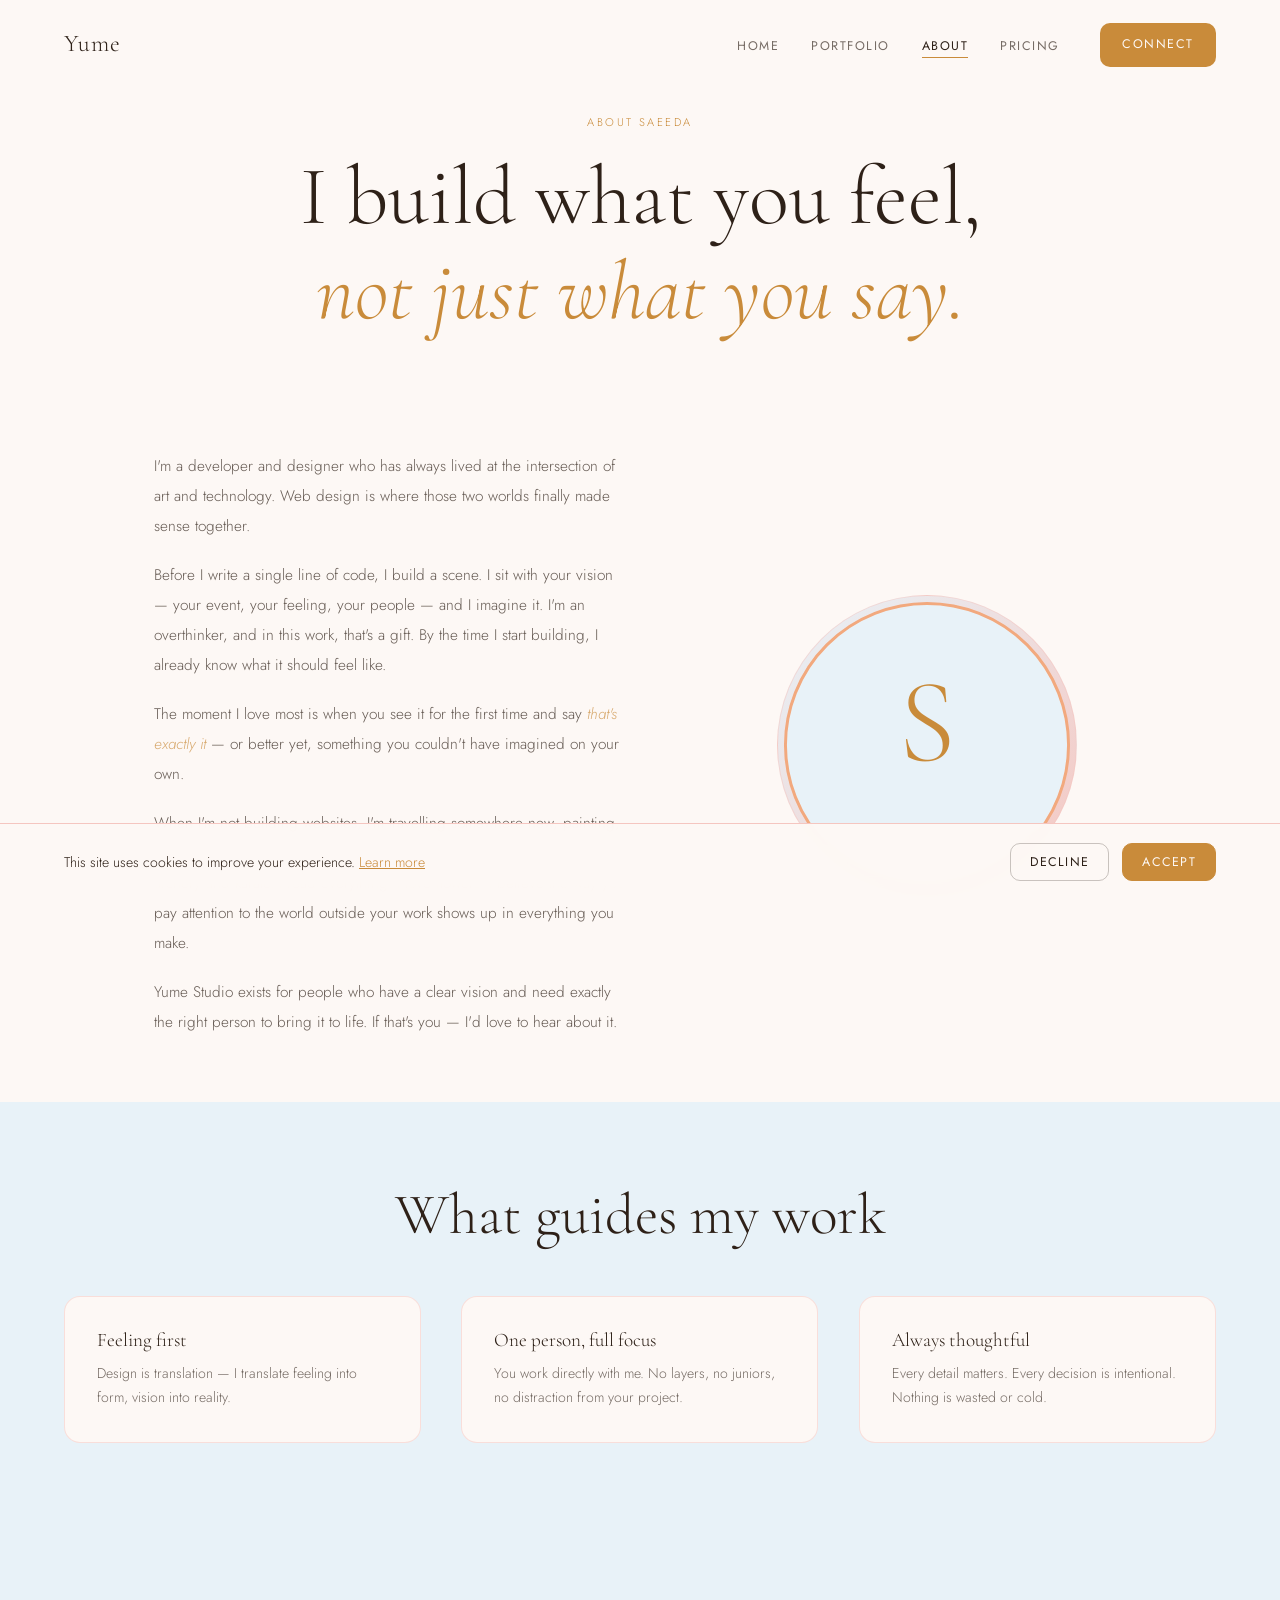
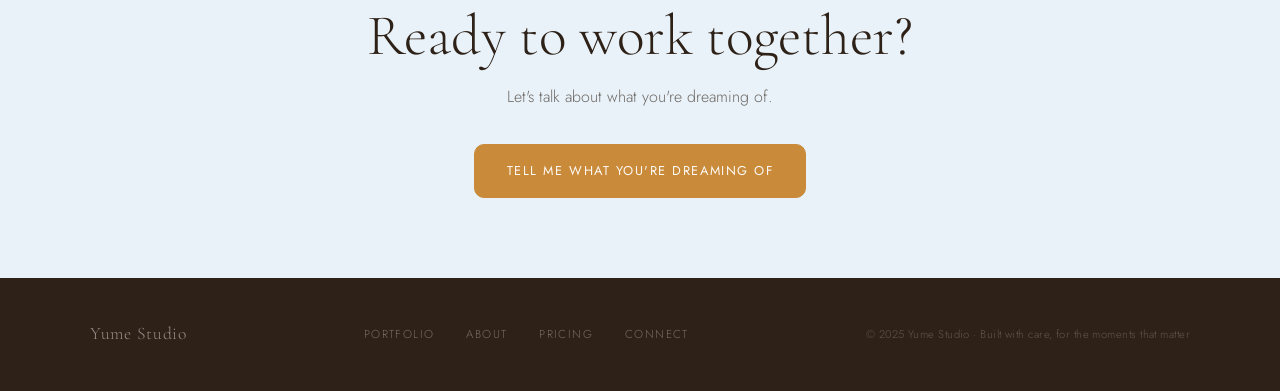
<file: about.html>
<!DOCTYPE html>
<html lang="en">
  <head>
    <meta charset="UTF-8" />
    <meta name="viewport" content="width=device-width, initial-scale=1.0" />
    <meta
      name="description"
      content="About Saeeda — Designer and developer building handcrafted websites for meaningful moments."
    />
    <meta name="keywords" content="designer, developer, web design, Iceland" />
    <meta name="author" content="Saeeda · Yume Studio" />
    <meta property="og:title" content="About — Yume Studio" />
    <meta
      property="og:description"
      content="I build what you feel, not just what you say."
    />
    <meta property="og:type" content="website" />
    <meta name="twitter:card" content="summary_large_image" />

    <title>About — Yume Studio</title>
    <link rel="icon" href="sakura-favicon.png" type="image/png" />
    <link
      href="https://fonts.googleapis.com/css2?family=Cormorant+Garamond:ital,wght@0,300;0,400;1,300;1,400&family=Jost:wght@300;400;500&display=swap"
      rel="stylesheet"
    />
    <link rel="stylesheet" href="styles.css" />
  </head>
  <body>
    <!-- COOKIE BANNER -->
    <div class="cookie-banner" id="cookieBanner">
      <p>
        This site uses cookies to improve your experience.
        <a href="#">Learn more</a>
      </p>
      <div class="cookie-actions">
        <button class="cookie-decline" id="cookieDecline">Decline</button>
        <button class="cookie-accept" id="cookieAccept">Accept</button>
      </div>
    </div>

    <!-- NAVIGATION -->
    <nav id="nav" class="main-nav">
      <a href="index.html" class="nav-logo">Yume</a>
      <div class="nav-right">
        <ul class="nav-links">
          <li><a href="index.html">Home</a></li>
          <li><a href="portfolio.html">Portfolio</a></li>
          <li><a href="about.html">About</a></li>
          <li><a href="pricing.html">Pricing</a></li>
        </ul>
        <a href="connect.html" class="nav-cta">Connect</a>
        <button class="nav-burger" id="navBurger" aria-label="Toggle menu">
          <span></span><span></span><span></span>
        </button>
      </div>
    </nav>

    <!-- MOBILE MENU -->
    <div class="mobile-menu" id="mobileMenu">
      <ul>
        <li><a href="index.html" class="mobile-link">Home</a></li>
        <li><a href="portfolio.html" class="mobile-link">Portfolio</a></li>
        <li><a href="about.html" class="mobile-link">About</a></li>
        <li><a href="pricing.html" class="mobile-link">Pricing</a></li>
        <li><a href="connect.html" class="mobile-link">Connect</a></li>
      </ul>
    </div>

    <!-- ABOUT HEADER -->
    <section class="about-header fade-up">
      <p class="about-eyebrow">About Saeeda</p>
      <h1>I build what you feel,<br /><em>not just what you say.</em></h1>
    </section>

    <!-- ABOUT CONTENT -->
    <section class="about-content">
      <div class="about-text fade-up">
        <p>
          I'm a developer and designer who has always lived at the intersection
          of art and technology. Web design is where those two worlds finally
          made sense together.
        </p>

        <p>
          Before I write a single line of code, I build a scene. I sit with your
          vision — your event, your feeling, your people — and I imagine it. I'm
          an overthinker, and in this work, that's a gift. By the time I start
          building, I already know what it should feel like.
        </p>

        <p>
          The moment I love most is when you see it for the first time and say
          <em>that's exactly it</em> — or better yet, something you couldn't
          have imagined on your own.
        </p>

        <p>
          When I'm not building websites, I'm travelling somewhere new,
          painting, writing poetry, or standing still in a forest listening to
          the ocean. I practise archery and karate. I read everything. I love
          flowers. I believe the way you pay attention to the world outside your
          work shows up in everything you make.
        </p>

        <p>
          Yume Studio exists for people who have a clear vision and need exactly
          the right person to bring it to life. If that's you — I'd love to hear
          about it.
        </p>
      </div>

      <div class="about-visual fade-up">
        <div class="about-visual-placeholder">
          <svg viewBox="0 0 200 200" xmlns="http://www.w3.org/2000/svg">
            <circle
              cx="100"
              cy="100"
              r="95"
              fill="#E8F2F8"
              stroke="#F2A97E"
              stroke-width="2"
            />
            <text
              x="100"
              y="110"
              text-anchor="middle"
              font-family="Cormorant Garamond"
              font-size="80"
              fill="#C98B3A"
              font-weight="300"
            >
              S
            </text>
          </svg>
        </div>
      </div>
    </section>

    <!-- VALUES SECTION -->
    <section class="about-values">
      <div class="section-header fade-up">
        <h2>What guides my work</h2>
      </div>
      <div class="values-grid">
        <div class="value-item fade-up">
          <h3>Feeling first</h3>
          <p>
            Design is translation — I translate feeling into form, vision into
            reality.
          </p>
        </div>
        <div class="value-item fade-up">
          <h3>One person, full focus</h3>
          <p>
            You work directly with me. No layers, no juniors, no distraction
            from your project.
          </p>
        </div>
        <div class="value-item fade-up">
          <h3>Always thoughtful</h3>
          <p>
            Every detail matters. Every decision is intentional. Nothing is
            wasted or cold.
          </p>
        </div>
      </div>
    </section>

    <!-- CTA SECTION -->
    <section class="page-cta">
      <div class="page-cta-content fade-up">
        <h2>Ready to work together?</h2>
        <p>Let's talk about what you're dreaming of.</p>
        <a href="connect.html" class="cta-button"
          >Tell me what you're dreaming of</a
        >
      </div>
    </section>

    <!-- FOOTER -->
    <footer>
      <div class="footer-content">
        <a href="index.html" class="footer-logo">Yume Studio</a>
        <div class="footer-links">
          <a href="portfolio.html">Portfolio</a>
          <a href="about.html">About</a>
          <a href="pricing.html">Pricing</a>
          <a href="connect.html">Connect</a>
        </div>
        <span class="footer-copy"
          >© 2025 Yume Studio · Built with care, for the moments that
          matter</span
        >
      </div>
    </footer>

    <button class="back-to-top" id="backToTop" aria-label="Back to top">
      ↑
    </button>

    <script src="main.js"></script>
  </body>
</html>
</file>
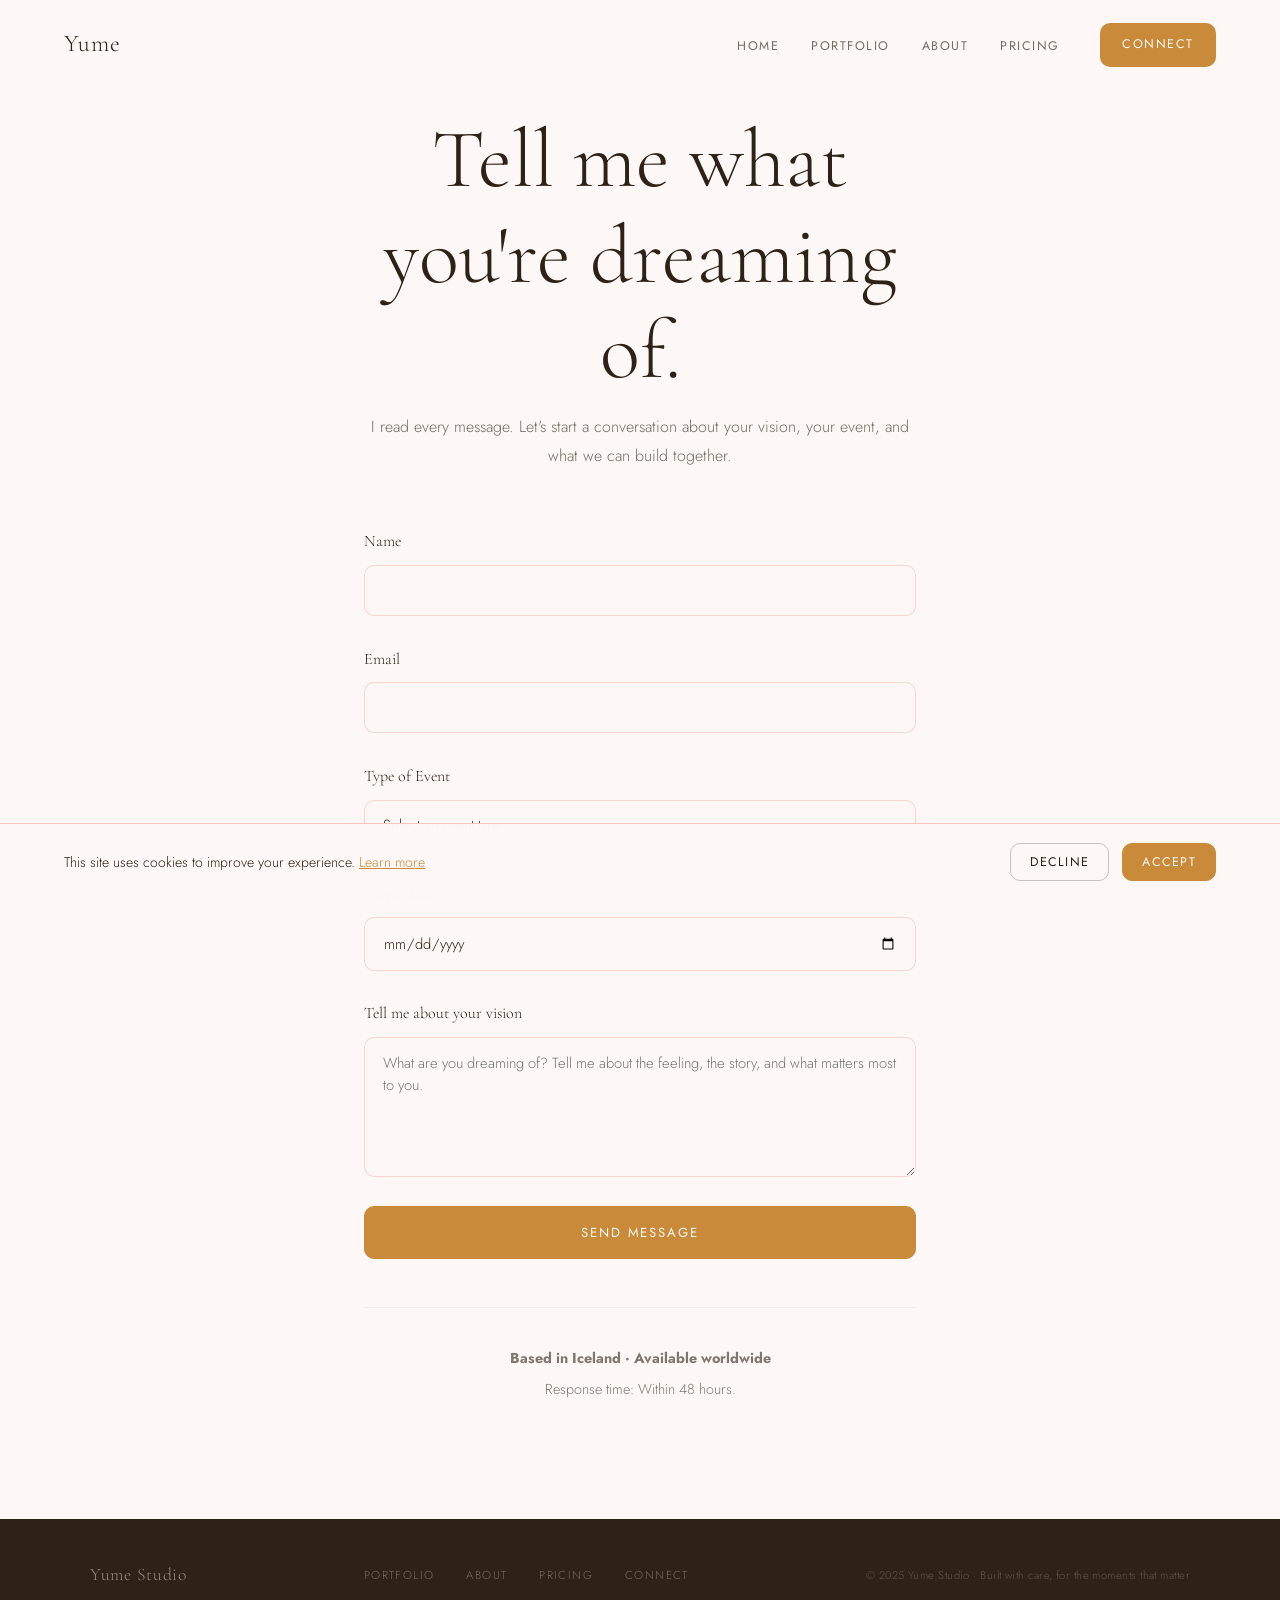
<file: connect.html>
<!DOCTYPE html>
<html lang="en">
  <head>
    <meta charset="UTF-8" />
    <meta name="viewport" content="width=device-width, initial-scale=1.0" />
    <meta
      name="description"
      content="Connect with Saeeda — Tell me what you're dreaming of. Handcrafted event websites from Yume Studio."
    />
    <meta
      name="keywords"
      content="contact, get in touch, event website, handcrafted design"
    />
    <meta name="author" content="Saeeda · Yume Studio" />
    <meta property="og:title" content="Connect — Yume Studio" />
    <meta
      property="og:description"
      content="Tell me what you're dreaming of."
    />
    <meta property="og:type" content="website" />
    <meta name="twitter:card" content="summary_large_image" />

    <title>Connect — Yume Studio</title>
    <link rel="icon" href="sakura-favicon.png" type="image/png" />
    <link
      href="https://fonts.googleapis.com/css2?family=Cormorant+Garamond:ital,wght@0,300;0,400;1,300;1,400&family=Jost:wght@300;400;500&display=swap"
      rel="stylesheet"
    />
    <link rel="stylesheet" href="styles.css" />
  </head>
  <body>
    <!-- COOKIE BANNER -->
    <div class="cookie-banner" id="cookieBanner">
      <p>
        This site uses cookies to improve your experience.
        <a href="#">Learn more</a>
      </p>
      <div class="cookie-actions">
        <button class="cookie-decline" id="cookieDecline">Decline</button>
        <button class="cookie-accept" id="cookieAccept">Accept</button>
      </div>
    </div>

    <!-- NAVIGATION -->
    <nav id="nav" class="main-nav">
      <a href="index.html" class="nav-logo">Yume</a>
      <div class="nav-right">
        <ul class="nav-links">
          <li><a href="index.html">Home</a></li>
          <li><a href="portfolio.html">Portfolio</a></li>
          <li><a href="about.html">About</a></li>
          <li><a href="pricing.html">Pricing</a></li>
        </ul>
        <a href="connect.html" class="nav-cta">Connect</a>
        <button class="nav-burger" id="navBurger" aria-label="Toggle menu">
          <span></span><span></span><span></span>
        </button>
      </div>
    </nav>

    <!-- MOBILE MENU -->
    <div class="mobile-menu" id="mobileMenu">
      <ul>
        <li><a href="index.html" class="mobile-link">Home</a></li>
        <li><a href="portfolio.html" class="mobile-link">Portfolio</a></li>
        <li><a href="about.html" class="mobile-link">About</a></li>
        <li><a href="pricing.html" class="mobile-link">Pricing</a></li>
        <li><a href="connect.html" class="mobile-link">Connect</a></li>
      </ul>
    </div>

    <!-- CONNECT SECTION -->
    <section class="connect-section">
      <div class="connect-content fade-up">
        <h1>Tell me what you're dreaming of.</h1>
        <p class="connect-intro">
          I read every message. Let's start a conversation about your vision,
          your event, and what we can build together.
        </p>

        <form class="connect-form" id="connectForm">
          <div class="form-group">
            <label for="name">Name</label>
            <input type="text" id="name" name="name" required />
          </div>

          <div class="form-group">
            <label for="email">Email</label>
            <input type="email" id="email" name="email" required />
          </div>

          <div class="form-group">
            <label for="event-type">Type of Event</label>
            <select id="event-type" name="event-type" required>
              <option value="">Select an event type</option>
              <option value="wedding">Wedding</option>
              <option value="gala">Gala</option>
              <option value="conference">Conference</option>
              <option value="product-launch">Product Launch</option>
              <option value="ceremony">Ceremony</option>
              <option value="cultural-event">Cultural Event</option>
              <option value="other">Other</option>
            </select>
          </div>

          <div class="form-group">
            <label for="event-date">Event Date</label>
            <input type="date" id="event-date" name="event-date" required />
          </div>

          <div class="form-group full-width">
            <label for="vision">Tell me about your vision</label>
            <textarea
              id="vision"
              name="vision"
              placeholder="What are you dreaming of? Tell me about the feeling, the story, and what matters most to you."
              required
            ></textarea>
          </div>

          <button type="submit" class="form-submit">Send Message</button>
        </form>

        <div class="form-message" id="formMessage" style="display: none"></div>

        <div class="connect-info">
          <p><strong>Based in Iceland · Available worldwide</strong></p>
          <p>Response time: Within 48 hours.</p>
        </div>
      </div>
    </section>

    <!-- FOOTER -->
    <footer>
      <div class="footer-content">
        <a href="index.html" class="footer-logo">Yume Studio</a>
        <div class="footer-links">
          <a href="portfolio.html">Portfolio</a>
          <a href="about.html">About</a>
          <a href="pricing.html">Pricing</a>
          <a href="connect.html">Connect</a>
        </div>
        <span class="footer-copy"
          >© 2025 Yume Studio · Built with care, for the moments that
          matter</span
        >
      </div>
    </footer>

    <button class="back-to-top" id="backToTop" aria-label="Back to top">
      ↑
    </button>

    <script src="main.js"></script>
  </body>
</html>
</file>
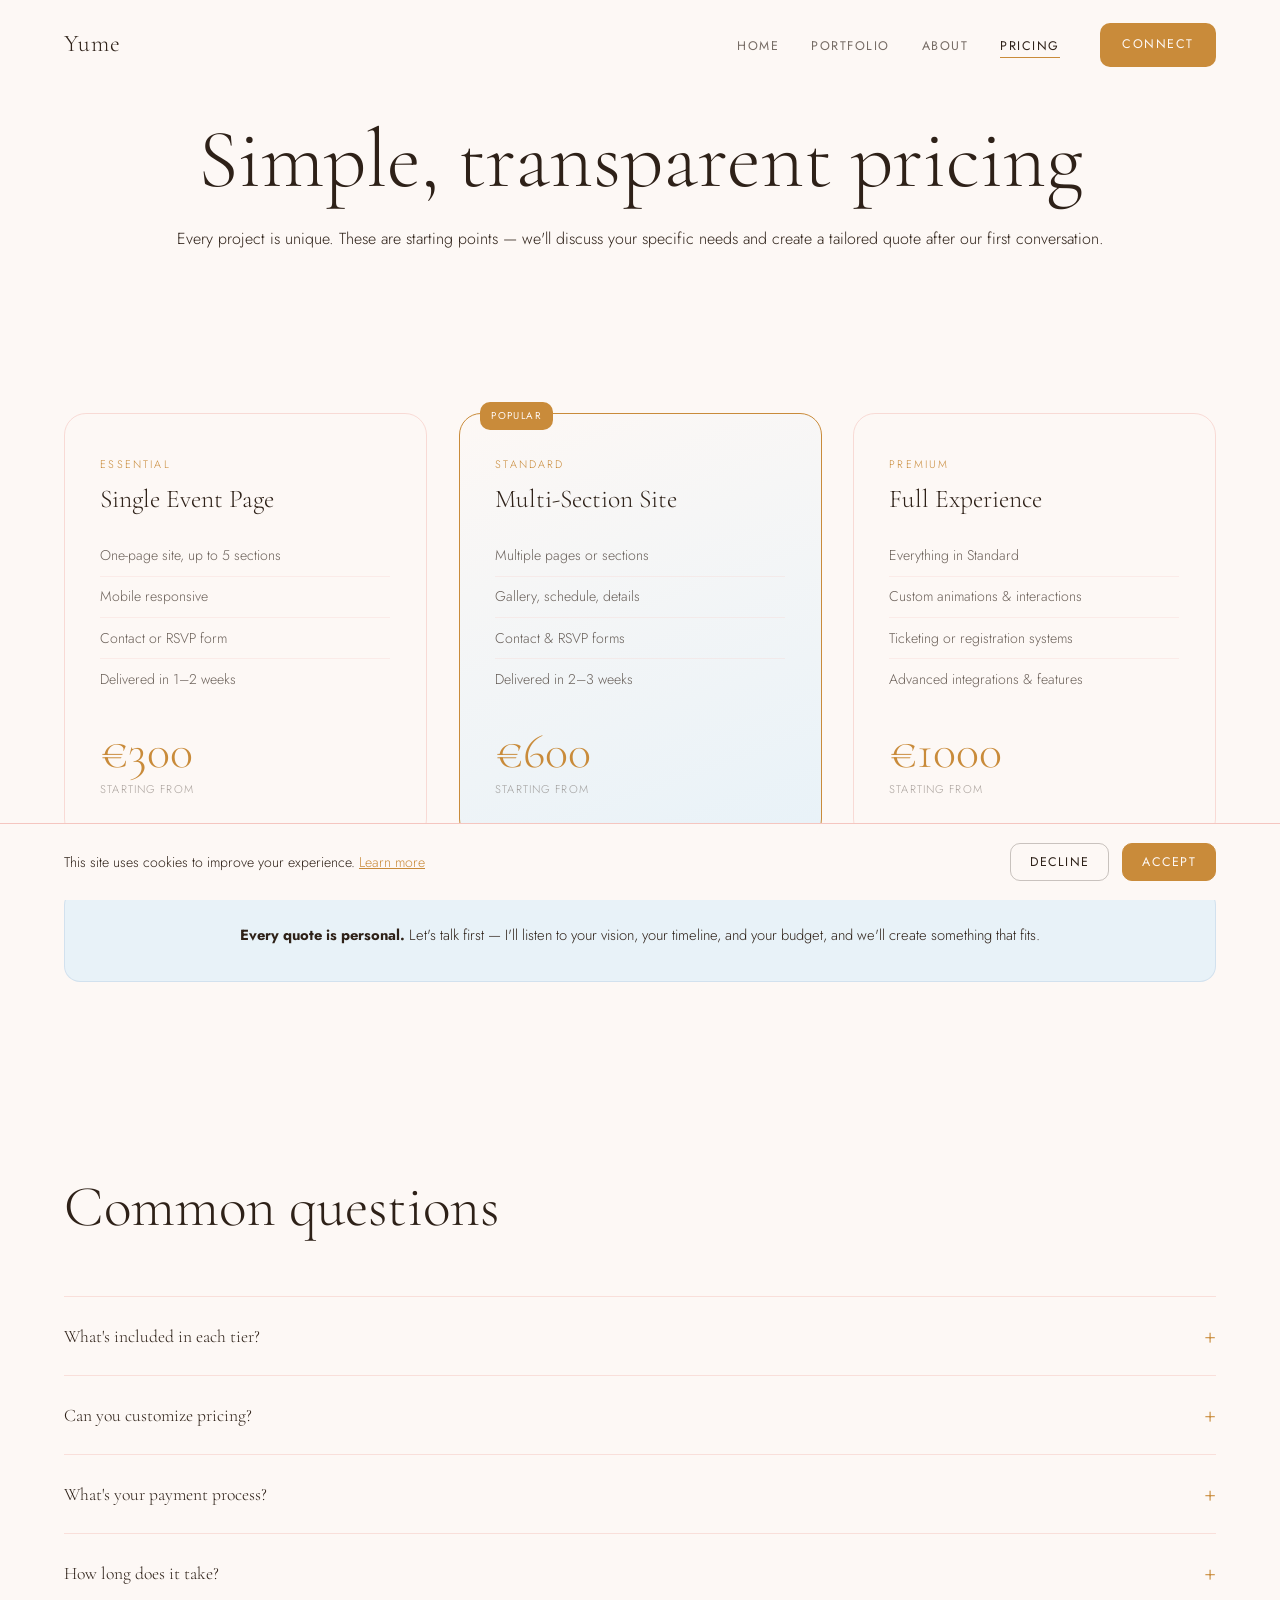
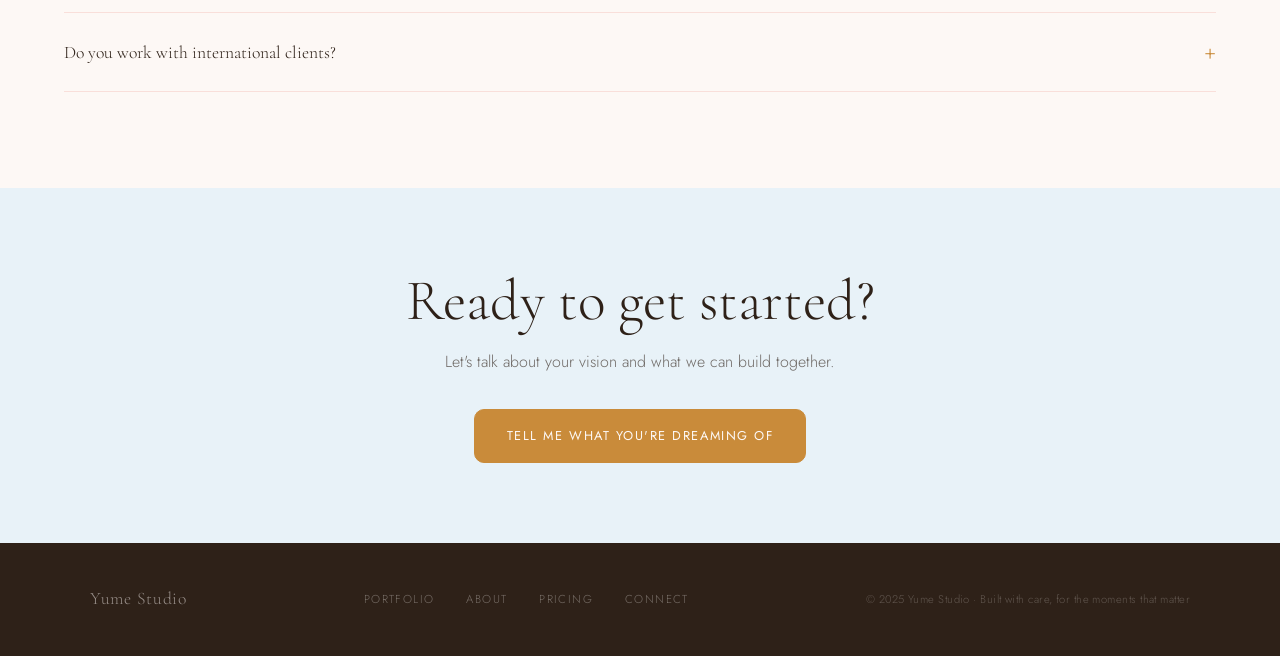
<file: pricing.html>
<!DOCTYPE html>
<html lang="en">
  <head>
    <meta charset="UTF-8" />
    <meta name="viewport" content="width=device-width, initial-scale=1.0" />
    <meta
      name="description"
      content="Pricing — Yume Studio. Transparent, simple pricing for handcrafted event websites. From €300."
    />
    <meta
      name="keywords"
      content="pricing, web design cost, event website pricing"
    />
    <meta name="author" content="Saeeda · Yume Studio" />
    <meta property="og:title" content="Pricing — Yume Studio" />
    <meta
      property="og:description"
      content="Simple, transparent pricing for handcrafted event websites."
    />
    <meta property="og:type" content="website" />
    <meta name="twitter:card" content="summary_large_image" />

    <title>Pricing — Yume Studio</title>
    <link rel="icon" href="sakura-favicon.png" type="image/png" />
    <link
      href="https://fonts.googleapis.com/css2?family=Cormorant+Garamond:ital,wght@0,300;0,400;1,300;1,400&family=Jost:wght@300;400;500&display=swap"
      rel="stylesheet"
    />
    <link rel="stylesheet" href="styles.css" />
  </head>
  <body>
    <!-- COOKIE BANNER -->
    <div class="cookie-banner" id="cookieBanner">
      <p>
        This site uses cookies to improve your experience.
        <a href="#">Learn more</a>
      </p>
      <div class="cookie-actions">
        <button class="cookie-decline" id="cookieDecline">Decline</button>
        <button class="cookie-accept" id="cookieAccept">Accept</button>
      </div>
    </div>

    <!-- NAVIGATION -->
    <nav id="nav" class="main-nav">
      <a href="index.html" class="nav-logo">Yume</a>
      <div class="nav-right">
        <ul class="nav-links">
          <li><a href="index.html">Home</a></li>
          <li><a href="portfolio.html">Portfolio</a></li>
          <li><a href="about.html">About</a></li>
          <li><a href="pricing.html">Pricing</a></li>
        </ul>
        <a href="connect.html" class="nav-cta">Connect</a>
        <button class="nav-burger" id="navBurger" aria-label="Toggle menu">
          <span></span><span></span><span></span>
        </button>
      </div>
    </nav>

    <!-- MOBILE MENU -->
    <div class="mobile-menu" id="mobileMenu">
      <ul>
        <li><a href="index.html" class="mobile-link">Home</a></li>
        <li><a href="portfolio.html" class="mobile-link">Portfolio</a></li>
        <li><a href="about.html" class="mobile-link">About</a></li>
        <li><a href="pricing.html" class="mobile-link">Pricing</a></li>
        <li><a href="connect.html" class="mobile-link">Connect</a></li>
      </ul>
    </div>

    <!-- PAGE HEADER -->
    <section class="page-header">
      <h1 class="fade-up">Simple, transparent pricing</h1>
      <p class="page-subtitle fade-up">
        Every project is unique. These are starting points — we'll discuss your
        specific needs and create a tailored quote after our first conversation.
      </p>
    </section>

    <!-- PRICING TIERS -->
    <section class="pricing-section">
      <div class="pricing-tiers">
        <div class="pricing-tier fade-up">
          <div class="tier-label">Essential</div>
          <h3 class="tier-name">Single Event Page</h3>
          <ul class="tier-features">
            <li>One-page site, up to 5 sections</li>
            <li>Mobile responsive</li>
            <li>Contact or RSVP form</li>
            <li>Delivered in 1–2 weeks</li>
          </ul>
          <div class="tier-price">€300</div>
          <div class="tier-from">Starting from</div>
        </div>

        <div class="pricing-tier popular fade-up">
          <div class="tier-badge">Popular</div>
          <div class="tier-label">Standard</div>
          <h3 class="tier-name">Multi-Section Site</h3>
          <ul class="tier-features">
            <li>Multiple pages or sections</li>
            <li>Gallery, schedule, details</li>
            <li>Contact & RSVP forms</li>
            <li>Delivered in 2–3 weeks</li>
          </ul>
          <div class="tier-price">€600</div>
          <div class="tier-from">Starting from</div>
        </div>

        <div class="pricing-tier fade-up">
          <div class="tier-label">Premium</div>
          <h3 class="tier-name">Full Experience</h3>
          <ul class="tier-features">
            <li>Everything in Standard</li>
            <li>Custom animations & interactions</li>
            <li>Ticketing or registration systems</li>
            <li>Advanced integrations & features</li>
          </ul>
          <div class="tier-price">€1000</div>
          <div class="tier-from">Starting from</div>
        </div>
      </div>

      <div class="pricing-note fade-up">
        <p>
          <strong>Every quote is personal.</strong> Let's talk first — I'll
          listen to your vision, your timeline, and your budget, and we'll
          create something that fits.
        </p>
      </div>
    </section>

    <!-- FAQ SECTION -->
    <section class="pricing-faq">
      <div class="section-header fade-up">
        <h2>Common questions</h2>
      </div>
      <div class="faq-list">
        <div class="faq-item fade-up">
          <button class="faq-q" aria-expanded="false">
            What's included in each tier?
          </button>
          <div class="faq-a">
            <p>
              Essential covers single-page sites. Standard includes multiple
              pages, galleries, and forms. Premium adds custom interactions,
              integrations, and advanced features. All include responsive
              design, unlimited revisions through the process, and support
              through launch.
            </p>
          </div>
        </div>
        <div class="faq-item fade-up">
          <button class="faq-q" aria-expanded="false">
            Can you customize pricing?
          </button>
          <div class="faq-a">
            <p>
              Absolutely. If your project is smaller or larger than these tiers,
              we can create a custom quote. Get in touch and we'll talk about
              what you need.
            </p>
          </div>
        </div>
        <div class="faq-item fade-up">
          <button class="faq-q" aria-expanded="false">
            What's your payment process?
          </button>
          <div class="faq-a">
            <p>
              I work with a 50% deposit to get started, and 50% on delivery.
              This reserves your spot and gives me the runway to do thoughtful
              work. Bank transfer or PayPal.
            </p>
          </div>
        </div>
        <div class="faq-item fade-up">
          <button class="faq-q" aria-expanded="false">
            How long does it take?
          </button>
          <div class="faq-a">
            <p>
              Depends on the scope. Single pages: 1–2 weeks. Multi-section
              sites: 2–3 weeks. Premium custom work: custom timeline. I always
              deliver before your deadline.
            </p>
          </div>
        </div>
        <div class="faq-item fade-up">
          <button class="faq-q" aria-expanded="false">
            Do you work with international clients?
          </button>
          <div class="faq-a">
            <p>
              Yes. All projects are handled remotely. I work with clients
              worldwide. Communication via email or video call, whichever works
              best for you.
            </p>
          </div>
        </div>
      </div>
    </section>

    <!-- CTA SECTION -->
    <section class="page-cta">
      <div class="page-cta-content fade-up">
        <h2>Ready to get started?</h2>
        <p>Let's talk about your vision and what we can build together.</p>
        <a href="connect.html" class="cta-button"
          >Tell me what you're dreaming of</a
        >
      </div>
    </section>

    <!-- FOOTER -->
    <footer>
      <div class="footer-content">
        <a href="index.html" class="footer-logo">Yume Studio</a>
        <div class="footer-links">
          <a href="portfolio.html">Portfolio</a>
          <a href="about.html">About</a>
          <a href="pricing.html">Pricing</a>
          <a href="connect.html">Connect</a>
        </div>
        <span class="footer-copy"
          >© 2025 Yume Studio · Built with care, for the moments that
          matter</span
        >
      </div>
    </footer>

    <button class="back-to-top" id="backToTop" aria-label="Back to top">
      ↑
    </button>

    <script src="main.js"></script>
  </body>
</html>
</file>
<file: styles.css>
/* ============================================================
   YUME STUDIO — STYLES.CSS
   Handcrafted websites for life's most meaningful moments.
   ============================================================ */

/* ── Variables ─────────────────────────────────────────────── */
:root {
  --sakura-white: #fdf8f5;
  --sakura-blush: #f5c6c0;
  --peach-petal: #f2a97e;
  --golden-amber: #c98b3a;
  --mist-blue: #c5d8e8;
  --pale-sky: #e8f2f8;
  --warm-charcoal: #2e2118;
  --dusty-mauve: #c9939a;
  --dark-golden: #a1610e;

  --font-serif: "Cormorant Garamond", Georgia, serif;
  --font-sans: "Jost", sans-serif;

  --radius-sm: 10px;
  --radius-md: 16px;
  --radius-lg: 22px;

  --ease: cubic-bezier(0.4, 0, 0.2, 1);
  --trans: 0.25s var(--ease);
  --trans-slow: 0.5s var(--ease);
}

/* ── Reset ─────────────────────────────────────────────────── */
*,
*::before,
*::after {
  margin: 0;
  padding: 0;
  box-sizing: border-box;
}
html {
  scroll-behavior: smooth;
  -webkit-text-size-adjust: 100%;
}

body {
  font-family: var(--font-sans);
  background: var(--sakura-white);
  color: var(--warm-charcoal);
  font-weight: 300;
  font-size: 1rem;
  line-height: 1.85;
  overflow-x: hidden;
}

img {
  display: block;
  max-width: 100%;
}
a {
  color: var(--golden-amber);
  text-decoration: none;
  transition: color var(--trans);
}
a:hover {
  color: var(--peach-petal);
}
ul {
  list-style: none;
}

.no-scroll {
  overflow: hidden;
}

/* ── Typography ────────────────────────────────────────────── */
h1,
h2,
h3,
h4 {
  font-family: var(--font-serif);
  font-weight: 300;
  line-height: 1.15;
  color: var(--warm-charcoal);
}

h1 {
  font-size: clamp(2.6rem, 7vw, 5.2rem);
}
h2 {
  font-size: clamp(2rem, 5vw, 3.6rem);
}
h3 {
  font-size: clamp(1.3rem, 3vw, 1.9rem);
}
h4 {
  font-size: 1.2rem;
}

h1 em,
h2 em {
  font-style: italic;
  color: var(--golden-amber);
}

p {
  margin-bottom: 1.2rem;
}
p:last-child {
  margin-bottom: 0;
}

.section-eyebrow {
  display: block;
  font-family: var(--font-sans);
  font-size: 0.7rem;
  font-weight: 400;
  letter-spacing: 0.22em;
  text-transform: uppercase;
  color: var(--golden-amber);
  margin-bottom: 0.8rem;
}

/* ── Cookie Banner ─────────────────────────────────────────── */
.cookie-banner {
  position: fixed;
  bottom: 0;
  left: 0;
  right: 0;
  z-index: 800;
  background: rgba(253, 248, 245, 0.97);
  backdrop-filter: blur(10px);
  border-top: 1px solid var(--sakura-blush);
  padding: 1.2rem 5%;
  display: flex;
  justify-content: space-between;
  align-items: center;
  gap: 2rem;
  font-size: 0.88rem;
}

.cookie-banner p {
  margin: 0;
}
.cookie-banner a {
  text-decoration: underline;
  font-size: inherit;
}
.cookie-actions {
  display: flex;
  gap: 0.8rem;
  flex-shrink: 0;
}

.cookie-decline,
.cookie-accept {
  font-family: var(--font-sans);
  font-size: 0.78rem;
  letter-spacing: 0.1em;
  text-transform: uppercase;
  padding: 0.55rem 1.2rem;
  border-radius: var(--radius-sm);
  cursor: pointer;
  border: 1px solid;
  transition: all var(--trans);
}

.cookie-decline {
  background: transparent;
  border-color: rgba(46, 33, 24, 0.25);
  color: var(--warm-charcoal);
}
.cookie-decline:hover {
  background: var(--warm-charcoal);
  color: var(--sakura-white);
}

.cookie-accept {
  background: var(--golden-amber);
  border-color: var(--golden-amber);
  color: var(--sakura-white);
}
.cookie-accept:hover {
  background: var(--peach-petal);
  border-color: var(--peach-petal);
}

.cookie-banner.hidden {
  display: none;
}

/* ── Navigation ────────────────────────────────────────────── */
.main-nav {
  position: fixed;
  top: 0;
  left: 0;
  right: 0;
  z-index: 500;
  padding: 1.4rem 5%;
  display: flex;
  justify-content: space-between;
  align-items: center;
  transition: background var(--trans-slow), box-shadow var(--trans-slow);
}

.main-nav.scrolled {
  background: rgba(253, 248, 245, 0.92);
  backdrop-filter: blur(12px);
  box-shadow: 0 1px 0 rgba(201, 147, 154, 0.15);
}

.nav-logo {
  font-family: var(--font-serif);
  font-size: 1.5rem;
  font-weight: 300;
  color: var(--warm-charcoal);
  letter-spacing: 0.04em;
}
.nav-logo:hover {
  color: var(--golden-amber);
}

.nav-right {
  display: flex;
  align-items: center;
  gap: 2.5rem;
}

.nav-links {
  display: flex;
  gap: 2rem;
}

.nav-links a {
  font-size: 0.78rem;
  font-weight: 400;
  letter-spacing: 0.12em;
  text-transform: uppercase;
  color: var(--warm-charcoal);
  position: relative;
  opacity: 0.65;
  transition: opacity var(--trans);
}

.nav-links a::after {
  content: "";
  position: absolute;
  bottom: -3px;
  left: 0;
  width: 0;
  height: 1px;
  background: var(--golden-amber);
  transition: width var(--trans);
}

.nav-links a:hover,
.nav-links a.active {
  opacity: 1;
  color: var(--warm-charcoal);
}
.nav-links a:hover::after,
.nav-links a.active::after {
  width: 100%;
}

.nav-cta {
  font-family: var(--font-sans);
  font-size: 0.78rem;
  font-weight: 400;
  letter-spacing: 0.12em;
  text-transform: uppercase;
  color: var(--sakura-white);
  background: var(--golden-amber);
  padding: 0.65rem 1.4rem;
  border-radius: var(--radius-sm);
  transition: background var(--trans), transform var(--trans);
}
.nav-cta:hover {
  background: var(--peach-petal);
  color: var(--sakura-white);
  transform: translateY(-1px);
}

.nav-burger {
  display: none;
  flex-direction: column;
  gap: 5px;
  background: none;
  border: none;
  cursor: pointer;
  padding: 4px;
}
.nav-burger span {
  display: block;
  width: 22px;
  height: 1.5px;
  background: var(--warm-charcoal);
  border-radius: 2px;
  transition: all var(--trans);
  transform-origin: center;
}
.nav-burger.active span:nth-child(1) {
  transform: translateY(6.5px) rotate(45deg);
}
.nav-burger.active span:nth-child(2) {
  opacity: 0;
}
.nav-burger.active span:nth-child(3) {
  transform: translateY(-6.5px) rotate(-45deg);
}

/* ── Mobile Menu ───────────────────────────────────────────── */
.mobile-menu {
  position: fixed;
  inset: 0;
  z-index: 490;
  background: var(--sakura-white);
  display: flex;
  flex-direction: column;
  align-items: center;
  justify-content: center;
  opacity: 0;
  pointer-events: none;
  transition: opacity var(--trans-slow);
}

.mobile-menu.active {
  opacity: 1;
  pointer-events: all;
}

.mobile-close {
  position: absolute;
  top: 1.6rem;
  right: 5%;
  background: none;
  border: none;
  font-size: 1.4rem;
  color: var(--warm-charcoal);
  cursor: pointer;
  opacity: 0.5;
  transition: opacity var(--trans);
}
.mobile-close:hover {
  opacity: 1;
}

.mobile-menu ul {
  display: flex;
  flex-direction: column;
  gap: 2rem;
  text-align: center;
}

.mobile-link {
  font-family: var(--font-serif);
  font-size: clamp(2rem, 7vw, 3rem);
  font-weight: 300;
  color: var(--warm-charcoal);
  opacity: 0.75;
  transition: opacity var(--trans), color var(--trans);
}
.mobile-link:hover {
  opacity: 1;
  color: var(--golden-amber);
}

/* ── Buttons ───────────────────────────────────────────────── */
.btn-primary {
  display: inline-block;
  padding: 0.9rem 2rem;
  background: var(--golden-amber);
  color: var(--sakura-white);
  font-family: var(--font-sans);
  font-size: 0.8rem;
  font-weight: 400;
  letter-spacing: 0.12em;
  text-transform: uppercase;
  border-radius: var(--radius-sm);
  border: 1px solid var(--golden-amber);
  transition: all var(--trans);
}
.btn-primary:hover {
  background: transparent;
  color: var(--golden-amber);
}

.btn-ghost {
  display: inline-block;
  font-family: var(--font-serif);
  font-size: 1.05rem;
  font-style: italic;
  color: var(--warm-charcoal);
  opacity: 0.65;
  border-bottom: 1px solid rgba(46, 33, 24, 0.2);
  padding-bottom: 2px;
  transition: opacity var(--trans), border-color var(--trans);
}
.btn-ghost:hover {
  opacity: 1;
  color: var(--golden-amber);
  border-color: var(--golden-amber);
}

.section-link {
  font-family: var(--font-sans);
  font-size: 0.78rem;
  letter-spacing: 0.12em;
  text-transform: uppercase;
  color: var(--golden-amber);
  display: inline-flex;
  align-items: center;
  gap: 0.4rem;
  transition: gap var(--trans);
}
.section-link:hover {
  gap: 0.7rem;
  color: var(--golden-amber);
}

/* ── Hero ──────────────────────────────────────────────────── */
.hero {
  position: relative;
  min-height: 100vh;
  display: flex;
  flex-direction: column;
  align-items: flex-start;
  justify-content: center;
  text-align: left;
  padding: 7rem 5% 5rem;
  overflow: hidden;
  background-color: var(--sakura-white);
}

/* Background image handled via pseudo-element so opacity is independent */
.hero::before {
  content: "";
  position: absolute;
  inset: 0;
  background-image: url(./pngwing.com.png);
  background-size: 45vw auto;
  background-position: top left;
  background-repeat: no-repeat;
  opacity: 0.12;
  pointer-events: none;
  z-index: 0;
}

/* Watercolour blobs */
.hero-blobs {
  position: absolute;
  inset: 0;
  pointer-events: none;
}

.blob {
  position: absolute;
  border-radius: 48% 52% 60% 40% / 50% 45% 55% 50%;
  filter: blur(55px);
  opacity: 0.22;
}

.blob-1 {
  width: 42vw;
  height: 42vw;
  background: var(--sakura-blush);
  top: -8%;
  right: -6%;
  animation: blob-drift 20s ease-in-out infinite alternate;
}
.blob-2 {
  width: 30vw;
  height: 30vw;
  background: var(--pale-sky);
  top: 35%;
  right: 4%;
  animation: blob-drift 26s ease-in-out infinite alternate-reverse;
}
.blob-3 {
  width: 24vw;
  height: 24vw;
  background: var(--dusty-mauve);
  bottom: 10%;
  right: 22%;
  opacity: 0.15;
  animation: blob-drift 22s ease-in-out infinite alternate;
}
.blob-4 {
  width: 20vw;
  height: 20vw;
  background: var(--mist-blue);
  top: 20%;
  left: 5%;
  opacity: 0.14;
  animation: blob-drift 18s ease-in-out infinite alternate-reverse;
}

@keyframes blob-drift {
  from {
    transform: translate(0, 0) scale(1) rotate(0deg);
  }
  to {
    transform: translate(3%, 5%) scale(1.06) rotate(8deg);
  }
}

/* Sakura petals */
.sakura-petals {
  position: absolute;
  inset: 0;
  pointer-events: none;
  overflow: hidden;
}

.petal {
  position: absolute;
  width: 10px;
  height: 14px;
  background: linear-gradient(
    160deg,
    rgba(245, 198, 192, 0.9),
    rgba(242, 169, 126, 0.55)
  );
  border-radius: 70% 20% 70% 20%;
  opacity: 0;
}

.petal:nth-child(1) {
  left: 8%;
  animation: petal-fall 18s linear 0s infinite;
}
.petal:nth-child(2) {
  left: 18%;
  animation: petal-fall 20s linear 1.4s infinite;
}
.petal:nth-child(3) {
  left: 30%;
  animation: petal-fall 17s linear 0.6s infinite;
}
.petal:nth-child(4) {
  left: 42%;
  animation: petal-fall 21s linear 2.1s infinite;
}
.petal:nth-child(5) {
  left: 55%;
  animation: petal-fall 19s linear 0.3s infinite;
}
.petal:nth-child(6) {
  left: 65%;
  animation: petal-fall 22s linear 1.7s infinite;
}
.petal:nth-child(7) {
  left: 74%;
  animation: petal-fall 18s linear 0.9s infinite;
}
.petal:nth-child(8) {
  left: 83%;
  animation: petal-fall 20s linear 1.2s infinite;
}
.petal:nth-child(9) {
  left: 12%;
  animation: petal-fall 23s linear 2.8s infinite;
}
.petal:nth-child(10) {
  left: 48%;
  animation: petal-fall 19s linear 3.2s infinite;
}
.petal:nth-child(11) {
  left: 60%;
  animation: petal-fall 21s linear 0.5s infinite;
}
.petal:nth-child(12) {
  left: 90%;
  animation: petal-fall 17s linear 1.9s infinite;
}

@keyframes petal-fall {
  0% {
    transform: translateY(-5vh) translateX(0) rotate(0deg);
    opacity: 0;
  }
  5% {
    opacity: 0.32;
  }
  85% {
    opacity: 0.18;
  }
  100% {
    transform: translateY(105vh) translateX(40px) rotate(540deg);
    opacity: 0;
  }
}

/* Sakura branch decorations */
.sakura-branch {
  display: none;
}

/* Soft fading circle in hero center */
.hero-circle-fade {
  position: absolute;
  top: 50%;
  left: 50%;
  transform: translate(-50%, -50%);
  width: 600px;
  height: 600px;
  background: radial-gradient(
    circle,
    rgba(245, 198, 192, 0.22) 0%,
    rgba(245, 198, 192, 0.08) 40%,
    rgba(245, 198, 192, 0) 100%
  );
  border-radius: 50%;
  pointer-events: none;
  z-index: 0;
}

.sakura-branch-bottom {
  position: absolute;
  bottom: 0;
  left: 0;
  width: clamp(160px, 18vw, 280px);
  pointer-events: none;
  z-index: 1;
  opacity: 0.5;
}

/* Vertical label */
.hero-label {
  position: absolute;
  right: 2.5rem;
  top: 50%;
  transform: translateY(-50%) rotate(90deg);
  transform-origin: center;
  font-size: 0.65rem;
  letter-spacing: 0.22em;
  text-transform: uppercase;
  color: var(--dusty-mauve);
  opacity: 0.6;
  white-space: nowrap;
  z-index: 2;
}

/* Hero content */
.hero-content {
  position: relative;
  z-index: 2;
  max-width: 820px;
}

.hero-kicker {
  font-size: 0.7rem;
  letter-spacing: 0.3em;
  text-transform: uppercase;
  color: var(--dark-golden);
  margin-bottom: 1.4rem;
  opacity: 0.7;
}

.hero-content h1 {
  margin-bottom: 1.8rem;
}

.hero-sub {
  font-size: 1rem;
  line-height: 1.8;
  opacity: 0.62;
  max-width: 480px;
  margin: 0 auto 2.4rem;
}

.hero-actions {
  display: flex;
  gap: 1.8rem;
  justify-content: center;
  align-items: center;
  flex-wrap: wrap;
}

/* Scroll hint */
.hero-scroll-hint {
  position: absolute;
  bottom: 2.5rem;
  left: 50%;
  transform: translateX(-50%);
  display: flex;
  flex-direction: column;
  align-items: center;
  gap: 0.5rem;
  font-size: 0.62rem;
  letter-spacing: 0.2em;
  text-transform: uppercase;
  color: var(--warm-charcoal);
  opacity: 0.3;
  z-index: 2;
  animation: scroll-bob 2.2s ease-in-out infinite;
}

.scroll-line {
  width: 1px;
  height: 36px;
  background: linear-gradient(to bottom, var(--warm-charcoal), transparent);
}

@keyframes scroll-bob {
  0%,
  100% {
    transform: translateX(-50%) translateY(0);
  }
  50% {
    transform: translateX(-50%) translateY(5px);
  }
}

/* ── Marquee ───────────────────────────────────────────────── */
.marquee-wrap {
  padding: 1.4rem 0;
  border-top: 1px solid rgba(201, 147, 154, 0.2);
  border-bottom: 1px solid rgba(201, 147, 154, 0.2);
  overflow: hidden;
  background: var(--sakura-white);
}

.marquee-track {
  display: flex;
  white-space: nowrap;
  animation: marquee 32s linear infinite;
  width: max-content;
}

@keyframes marquee {
  from {
    transform: translateX(0);
  }
  to {
    transform: translateX(-50%);
  }
}

.marquee-item {
  font-family: var(--font-serif);
  font-size: 1.05rem;
  font-weight: 300;
  font-style: italic;
  color: var(--warm-charcoal);
  opacity: 0.45;
  padding: 0 2rem;
  flex-shrink: 0;
}

.marquee-dot {
  font-style: normal;
  color: var(--golden-amber);
  opacity: 0.8;
}

/* ── Shared section styles ─────────────────────────────────── */
section {
  padding: 6rem 5%;
}

section
  > :not(.sakura-branch):not(.sakura-branch-bottom):not(.hero-blobs):not(
    .sakura-petals
  ):not(.hero-label):not(.hero-scroll-hint) {
  max-width: 1200px;
  margin-left: auto;
  margin-right: auto;
}

.section-header {
  display: flex;
  justify-content: space-between;
  align-items: flex-end;
  margin-bottom: 3.5rem;
  gap: 2rem;
  flex-wrap: wrap;
  max-width: 100%;
}

.section-header h2 {
  margin: 0;
}

/* ── Work Teaser ───────────────────────────────────────────── */
.work-teaser {
  background: var(--sakura-white);
}

.work-grid {
  display: grid;
  grid-template-columns: repeat(2, 1fr);
  gap: 2rem;
  max-width: 1200px;
  margin: 0 auto;
}

.work-card {
  display: flex;
  flex-direction: column;
  border: 1px solid rgba(245, 198, 192, 0.6);
  border-radius: var(--radius-lg);
  overflow: hidden;
  transition: transform var(--trans-slow), border-color var(--trans),
    box-shadow var(--trans-slow);
  color: var(--warm-charcoal);
}

.work-card:hover {
  transform: translateY(-6px);
  border-color: var(--peach-petal);
  box-shadow: 0 12px 40px rgba(242, 169, 126, 0.15);
  color: var(--warm-charcoal);
}

.work-card-image {
  width: 100%;
  height: 260px;
  overflow: hidden;
  background: var(--pale-sky);
}

.work-card-image img {
  width: 100%;
  height: 100%;
  object-fit: cover;
  object-position: top;
  transition: transform var(--trans-slow);
}

.work-card:hover .work-card-image img {
  transform: scale(1.04);
}

.work-card-meta {
  padding: 1.6rem 2rem 2rem;
  flex: 1;
  display: flex;
  flex-direction: column;
}

.work-tag {
  font-size: 0.68rem;
  letter-spacing: 0.16em;
  text-transform: uppercase;
  color: var(--peach-petal);
  margin-bottom: 0.5rem;
}

.work-title {
  font-family: var(--font-serif);
  font-size: 1.6rem;
  font-weight: 300;
  color: var(--warm-charcoal);
  margin-bottom: 0.6rem;
}

.work-desc {
  font-size: 0.9rem;
  line-height: 1.75;
  opacity: 0.65;
  flex: 1;
  margin-bottom: 1.2rem;
}

.work-link {
  font-size: 0.72rem;
  letter-spacing: 0.12em;
  text-transform: uppercase;
  color: var(--golden-amber);
  display: inline-flex;
  align-items: center;
  gap: 0.4rem;
  transition: gap var(--trans);
}
.work-card:hover .work-link {
  gap: 0.7rem;
}

/* ── About Teaser ──────────────────────────────────────────── */
.about-teaser {
  background: var(--pale-sky);
}

.about-teaser-inner {
  display: grid;
  grid-template-columns: 1.2fr 1fr;
  gap: 6rem;
  align-items: center;
  max-width: 1100px;
  margin-left: auto;
  margin-right: auto;
}

.about-teaser-text h2 {
  margin-bottom: 1.2rem;
}

.about-teaser-text p {
  font-size: 0.96rem;
  line-height: 1.9;
  opacity: 0.7;
  margin-bottom: 1.8rem;
}

.about-teaser-visual {
  display: flex;
  justify-content: center;
  align-items: center;
}

.about-teaser-visual svg {
  width: 100%;
  max-width: 300px;
}

/* ── Services ──────────────────────────────────────────────── */
.services {
  background: var(--sakura-white);
}

.services-list {
  max-width: 900px;
  margin-left: auto;
  margin-right: auto;
  display: flex;
  flex-direction: column;
}

.service-row {
  display: grid;
  grid-template-columns: 3.5rem 1fr;
  gap: 2.5rem;
  align-items: start;
  padding: 2.4rem 0;
  border-top: 1px solid rgba(245, 198, 192, 0.5);
  transition: padding-left var(--trans);
}

.service-row:last-child {
  border-bottom: 1px solid rgba(245, 198, 192, 0.5);
}
.service-row:hover {
  padding-left: 0.5rem;
}

.service-num {
  font-family: var(--font-serif);
  font-size: 1rem;
  color: var(--golden-amber);
  opacity: 0.55;
  padding-top: 0.3rem;
  letter-spacing: 0.06em;
}

.service-body h3 {
  font-size: 1.5rem;
  margin-bottom: 0.5rem;
  transition: color var(--trans);
}
.service-row:hover .service-body h3 {
  color: var(--golden-amber);
}

.service-body p {
  font-size: 0.9rem;
  line-height: 1.8;
  opacity: 0.6;
  margin: 0;
}

/* ── Process ───────────────────────────────────────────────── */
.process {
  background: var(--pale-sky);
}

.process-grid {
  display: grid;
  grid-template-columns: repeat(4, 1fr);
  gap: 2rem;
  max-width: 1200px;
  margin-left: auto;
  margin-right: auto;
}

.process-step {
  padding: 2rem 1.8rem;
  background: var(--sakura-white);
  border-radius: var(--radius-md);
  border: 1px solid rgba(245, 198, 192, 0.5);
  border-top: 2px solid var(--dusty-mauve);
  transition: transform var(--trans), box-shadow var(--trans);
}

.process-step:hover {
  transform: translateY(-4px);
  box-shadow: 0 8px 28px rgba(201, 147, 154, 0.15);
}

.step-num {
  display: block;
  font-family: var(--font-serif);
  font-size: 2.2rem;
  font-weight: 300;
  color: var(--dusty-mauve);
  opacity: 0.35;
  line-height: 1;
  margin-bottom: 1rem;
}

.process-step h4 {
  font-size: 1.15rem;
  margin-bottom: 0.5rem;
  color: var(--warm-charcoal);
}

.process-step p {
  font-size: 0.86rem;
  line-height: 1.75;
  opacity: 0.62;
  margin: 0;
}

/* ── Testimonials ──────────────────────────────────────────── */
.testimonials {
  background: var(--warm-charcoal);
}

.testimonials .section-header {
  margin-bottom: 3rem;
}

.testimonials-grid {
  display: grid;
  grid-template-columns: repeat(3, 1fr);
  gap: 1.8rem;
  max-width: 1200px;
  margin-left: auto;
  margin-right: auto;
}

.testi-card {
  padding: 2.2rem;
  border: 1px solid rgba(245, 198, 192, 0.15);
  border-radius: var(--radius-md);
  background: rgba(253, 248, 245, 0.05);
  display: flex;
  flex-direction: column;
  gap: 1.8rem;
  transition: background var(--trans);
}

.testi-card:hover {
  background: rgba(253, 248, 245, 0.09);
}

.testi-quote {
  font-family: var(--font-serif);
  font-size: 1.05rem;
  font-style: italic;
  font-weight: 300;
  line-height: 1.8;
  color: var(--sakura-white);
  opacity: 0.82;
  flex: 1;
  margin: 0;
}

.testi-author {
  display: flex;
  align-items: center;
  gap: 1rem;
}

.testi-initials {
  width: 42px;
  height: 42px;
  border-radius: 50%;
  background: var(--dusty-mauve);
  color: var(--sakura-white);
  display: flex;
  align-items: center;
  justify-content: center;
  font-family: var(--font-serif);
  font-size: 1rem;
  flex-shrink: 0;
  opacity: 0.8;
}

.testi-name {
  font-size: 0.9rem;
  font-weight: 400;
  color: var(--sakura-white);
  margin: 0 0 0.2rem;
}

/* ======= Mobile Nav Adjustments ======= */
@media (max-width: 768px) {
  /* Slim the header padding so nav doesn't feel chunky */
  .main-nav {
    padding: 0.6rem 4%;
    background: transparent;
    backdrop-filter: none;
  }

  /* Make the logo smaller and tighter */
  .nav-logo {
    font-size: 1.05rem;
    padding: 0.2rem 0.25rem;
  }

  /* Reduce burger size and spacing */
  .nav-burger {
    padding: 6px;
    border-radius: 6px;
  }
  .nav-burger span {
    width: 18px;
    height: 1.4px;
  }

  /* Hide desktop nav links (kept in DOM) and desktop CTA */
  .nav-links {
    display: none;
  }
  .nav-cta {
    display: none;
  }

  /* Mobile menu: tighter spacing and slightly smaller type */
  .mobile-menu ul {
    gap: 1.1rem;
  }
  .mobile-link {
    font-size: clamp(1.4rem, 5.5vw, 2.2rem);
    opacity: 0.95;
    padding: 0.1rem 0.2rem;
  }

  /* Slightly reduce hero padding on very small viewports */
  .hero {
    padding: 5.5rem 4% 3rem;
  }

  /* Center hero content and title on mobile so headings feel balanced */
  .hero {
    align-items: center;
    text-align: center;
  }
  .hero-content {
    margin: 0 auto;
    text-align: center;
    padding: 0 1rem;
  }
  .hero-content h1 {
    margin-left: 0;
    margin-right: 0;
  }

  /* Make the soft hero circle less dominant on mobile */
  .hero-circle-fade {
    width: 320px;
    height: 320px;
    top: 42%;
    left: 50%;
    transform: translate(-50%, -42%);
    background: radial-gradient(
      circle,
      rgba(245, 198, 192, 0.18) 0%,
      rgba(245, 198, 192, 0.06) 40%,
      rgba(245, 198, 192, 0) 100%
    );
  }

  /* Reduce overall hero height so the scroll hint appears without scrolling */
  .hero {
    min-height: 82vh;
    justify-content: center;
  }

  /* Lift the scroll hint so it's visible above the fold */
  .hero-scroll-hint {
    bottom: 1.2rem;
    opacity: 0.9;
  }

  /* Enlarge the background image on mobile and center it */
  .hero::before {
    background-size: 70vw auto;
    background-position: top left;
    background-position-x: left;
    opacity: 0.2;
  }

  /* Slightly increase the hero title on mobile for balance */
  .hero-content h1 {
    font-size: clamp(1.8rem, 7vw, 3rem);
    line-height: 1.04;
    margin-bottom: 1.2rem;
  }

  /* Reduce hero subtext for mobile readability */
  .hero-sub {
    font-size: clamp(0.86rem, 3.6vw, 0.96rem);
    max-width: 420px;
    margin: 0.6rem auto 1.8rem;
    opacity: 0.72;
  }

  /* Petals: slightly reduce size on mobile */
  .petal {
    width: 8px;
    height: 12px;
  }
}

/* Make the scroll hint more visible on the hero (first page) */
.hero-scroll-hint {
  opacity: 0.75;
  color: var(--warm-charcoal);
}
.hero-scroll-hint .scroll-line {
  width: 2px;
  height: 40px;
  background: linear-gradient(to bottom, var(--warm-charcoal), transparent);
  border-radius: 2px;
}

.testi-role {
  font-size: 0.75rem;
  color: rgba(253, 248, 245, 0.4);
  margin: 0;
}

/* ── Final CTA ─────────────────────────────────────────────── */
.final-cta {
  position: relative;
  background: var(--pale-sky);
  text-align: center;
  padding: 7rem 5%;
  overflow: hidden;
}

.final-cta-inner {
  position: relative;
  z-index: 2;
  max-width: 640px;
  margin: 0 auto;
}

.final-cta-inner h2 {
  margin-bottom: 1rem;
}
.final-cta-inner p {
  font-size: 1rem;
  opacity: 0.62;
  margin-bottom: 2.2rem;
}

/* ── Portfolio Page ────────────────────────────────────────── */
.page-header {
  text-align: center;
  padding: 7rem 5% 4rem;
}

.page-header h1 {
  margin-bottom: 1rem;
}

.page-subtitle {
  font-size: 1rem;
  max-width: 520px;
  margin: 0 auto;
  opacity: 0.65;
}

.portfolio-section {
  background: var(--sakura-white);
}

.portfolio-grid {
  display: grid;
  grid-template-columns: repeat(2, 1fr);
  gap: 2rem;
  max-width: 1200px;
  margin: 0 auto;
}

.portfolio-card {
  display: flex;
  flex-direction: column;
  border: 1px solid rgba(245, 198, 192, 0.6);
  border-radius: var(--radius-lg);
  overflow: hidden;
  color: var(--warm-charcoal);
  transition: transform var(--trans-slow), border-color var(--trans),
    box-shadow var(--trans-slow);
}

.portfolio-card:hover {
  transform: translateY(-6px);
  border-color: var(--peach-petal);
  box-shadow: 0 12px 40px rgba(242, 169, 126, 0.15);
  color: var(--warm-charcoal);
}

.portfolio-card-image {
  width: 100%;
  height: 260px;
  overflow: hidden;
  background: var(--pale-sky);
}

.portfolio-card-image img {
  width: 100%;
  height: 100%;
  object-fit: cover;
  object-position: top;
  transition: transform var(--trans-slow);
}

.portfolio-card:hover .portfolio-card-image img {
  transform: scale(1.04);
}

.portfolio-card-content {
  padding: 1.6rem 2rem 2rem;
  flex: 1;
  display: flex;
  flex-direction: column;
}

.portfolio-tag {
  font-size: 0.68rem;
  letter-spacing: 0.16em;
  text-transform: uppercase;
  color: var(--peach-petal);
  margin-bottom: 0.5rem;
}

.portfolio-title {
  font-family: var(--font-serif);
  font-size: 1.6rem;
  font-weight: 300;
  margin-bottom: 0.6rem;
}

.portfolio-desc {
  font-size: 0.9rem;
  line-height: 1.75;
  opacity: 0.65;
  flex: 1;
  margin-bottom: 1.2rem;
}

.portfolio-link {
  font-size: 0.72rem;
  letter-spacing: 0.12em;
  text-transform: uppercase;
  color: var(--golden-amber);
  display: inline-flex;
  align-items: center;
  gap: 0.4rem;
  transition: gap var(--trans);
}
.portfolio-card:hover .portfolio-link {
  gap: 0.7rem;
}

.coming-soon {
  display: flex;
  align-items: center;
  justify-content: center;
  min-height: 340px;
  background: rgba(232, 242, 248, 0.5);
  border: 1px dashed rgba(197, 216, 232, 0.8);
  border-radius: var(--radius-lg);
  text-align: center;
  padding: 3rem;
}

.coming-soon-content p {
  font-family: var(--font-serif);
  font-size: 1.4rem;
  font-style: italic;
  font-weight: 300;
  color: var(--warm-charcoal);
  opacity: 0.4;
  margin: 0 0 0.5rem;
}

.coming-soon-sub {
  font-size: 0.82rem !important;
  opacity: 0.35 !important;
}

/* ── About Page ────────────────────────────────────────────── */
.about-header {
  text-align: center;
  padding: 7rem 5% 3rem;
}

.about-eyebrow {
  display: block;
  font-size: 0.7rem;
  letter-spacing: 0.22em;
  text-transform: uppercase;
  color: var(--golden-amber);
  margin-bottom: 1rem;
}

.about-header h1 {
  margin: 0;
}

.about-content {
  display: grid;
  grid-template-columns: 1.2fr 1fr;
  gap: 6rem;
  align-items: center;
  max-width: 1100px;
  margin: 0 auto;
  padding: 4rem 5%;
}

.about-text p {
  font-size: 0.96rem;
  line-height: 1.95;
  opacity: 0.72;
}

.about-text em {
  font-style: italic;
  color: var(--golden-amber);
}

.about-visual {
  display: flex;
  align-items: center;
  justify-content: center;
}

.about-visual-placeholder {
  width: 300px;
  height: 300px;
  border-radius: 50%;
  background: linear-gradient(135deg, var(--pale-sky), var(--sakura-blush));
  display: flex;
  align-items: center;
  justify-content: center;
  border: 1px solid rgba(245, 198, 192, 0.5);
  overflow: hidden;
}

.about-visual-placeholder svg {
  width: 100%;
  height: 100%;
}

.about-values {
  background: var(--pale-sky);
  padding: 5rem 5%;
}

.about-values .section-header {
  justify-content: center;
  text-align: center;
  display: block;
  margin-bottom: 3rem;
}

.values-grid {
  display: grid;
  grid-template-columns: repeat(3, 1fr);
  gap: 2.5rem;
  max-width: 960px;
  margin: 0 auto;
}

.value-item {
  padding: 2rem;
  background: var(--sakura-white);
  border-radius: var(--radius-md);
  border: 1px solid rgba(245, 198, 192, 0.5);
}

.value-item h3 {
  font-size: 1.2rem;
  margin-bottom: 0.6rem;
}
.value-item p {
  font-size: 0.88rem;
  line-height: 1.75;
  opacity: 0.65;
  margin: 0;
}

/* ── Pricing Page ──────────────────────────────────────────── */
.pricing-section {
  background: var(--sakura-white);
}

.pricing-tiers {
  display: grid;
  grid-template-columns: repeat(3, 1fr);
  gap: 2rem;
  max-width: 1100px;
  margin: 0 auto 3rem;
}

.pricing-tier {
  padding: 2.5rem 2.2rem;
  border: 1px solid rgba(245, 198, 192, 0.6);
  border-radius: var(--radius-lg);
  display: flex;
  flex-direction: column;
  position: relative;
  transition: transform var(--trans-slow), box-shadow var(--trans-slow),
    border-color var(--trans);
}

.pricing-tier:hover {
  transform: translateY(-5px);
  box-shadow: 0 12px 36px rgba(242, 169, 126, 0.14);
  border-color: var(--peach-petal);
}

.pricing-tier.popular {
  border-color: var(--golden-amber);
  background: linear-gradient(160deg, var(--sakura-white), var(--pale-sky));
}

.tier-badge {
  position: absolute;
  top: -12px;
  left: 20px;
  background: var(--golden-amber);
  color: var(--sakura-white);
  font-size: 0.62rem;
  font-weight: 400;
  letter-spacing: 0.14em;
  text-transform: uppercase;
  padding: 0.3rem 0.7rem;
  border-radius: var(--radius-sm);
}

.tier-label {
  font-size: 0.68rem;
  letter-spacing: 0.2em;
  text-transform: uppercase;
  color: var(--golden-amber);
  margin-bottom: 0.6rem;
}

.tier-name {
  font-family: var(--font-serif);
  font-size: 1.6rem;
  font-weight: 300;
  margin-bottom: 1.4rem;
}

.tier-features {
  list-style: none;
  flex: 1;
  margin-bottom: 1.8rem;
}

.tier-features li {
  font-size: 0.88rem;
  padding: 0.55rem 0;
  border-bottom: 1px solid rgba(245, 198, 192, 0.35);
  line-height: 1.6;
  opacity: 0.7;
}

.tier-features li:last-child {
  border-bottom: none;
}

.tier-price {
  font-family: var(--font-serif);
  font-size: 3rem;
  font-weight: 300;
  color: var(--golden-amber);
  line-height: 1;
  margin-bottom: 0.2rem;
}

.tier-from {
  font-size: 0.7rem;
  letter-spacing: 0.1em;
  text-transform: uppercase;
  opacity: 0.4;
}

.pricing-note {
  max-width: 580px;
  margin: 0 auto;
  text-align: center;
  padding: 2rem;
  background: var(--pale-sky);
  border-radius: var(--radius-md);
  border: 1px solid rgba(197, 216, 232, 0.6);
  font-size: 0.92rem;
  opacity: 0.8;
}

/* ── FAQ ───────────────────────────────────────────────────── */
.pricing-faq {
  background: var(--sakura-white);
}

.faq-list {
  max-width: 680px;
  margin: 0 auto;
}

.faq-item {
  border-top: 1px solid rgba(245, 198, 192, 0.5);
}
.faq-item:last-child {
  border-bottom: 1px solid rgba(245, 198, 192, 0.5);
}

.faq-q {
  width: 100%;
  padding: 1.5rem 0;
  background: none;
  border: none;
  text-align: left;
  font-family: var(--font-serif);
  font-size: 1.1rem;
  font-weight: 300;
  color: var(--warm-charcoal);
  cursor: pointer;
  display: flex;
  justify-content: space-between;
  align-items: center;
  gap: 1rem;
  transition: color var(--trans);
}

.faq-q:hover {
  color: var(--golden-amber);
}

.faq-q::after {
  content: "+";
  font-family: var(--font-sans);
  font-size: 1.3rem;
  font-weight: 300;
  color: var(--golden-amber);
  flex-shrink: 0;
  transition: transform 0.3s var(--ease);
}

.faq-q[aria-expanded="true"]::after {
  transform: rotate(45deg);
}

.faq-a {
  max-height: 0;
  overflow: hidden;
  opacity: 0;
  transition: max-height 0.5s var(--ease), opacity 0.5s var(--ease),
    padding 0.5s var(--ease);
  padding-bottom: 0;
}

.faq-a.open {
  max-height: 500px;
  opacity: 1;
  padding-bottom: 1.5rem;
}

.faq-a p {
  font-size: 0.9rem;
  line-height: 1.85;
  opacity: 0.65;
  margin: 0;
}

/* ── Connect Page ──────────────────────────────────────────── */
.connect-section {
  max-width: 680px;
  margin: 0 auto;
  padding: 7rem 5%;
}

.connect-content h1 {
  text-align: center;
  margin-bottom: 0.8rem;
}

.connect-intro {
  text-align: center;
  font-size: 1rem;
  opacity: 0.65;
  margin-bottom: 3.5rem;
}

.connect-form {
  margin-bottom: 3rem;
}

.form-group {
  display: flex;
  flex-direction: column;
  margin-bottom: 1.8rem;
}

.form-group label {
  font-family: var(--font-serif);
  font-size: 1rem;
  font-weight: 300;
  margin-bottom: 0.5rem;
  color: var(--warm-charcoal);
}

.form-group input,
.form-group select,
.form-group textarea {
  font-family: var(--font-sans);
  font-size: 0.92rem;
  font-weight: 300;
  padding: 0.85rem 1.1rem;
  border: 1px solid rgba(245, 198, 192, 0.7);
  border-radius: var(--radius-sm);
  background: var(--sakura-white);
  color: var(--warm-charcoal);
  transition: border-color var(--trans), box-shadow var(--trans);
  -webkit-appearance: none;
}

.form-group input:focus,
.form-group select:focus,
.form-group textarea:focus {
  outline: none;
  border-color: var(--golden-amber);
  box-shadow: 0 0 0 3px rgba(201, 139, 58, 0.1);
}

.form-group textarea {
  resize: vertical;
  min-height: 140px;
}

.form-submit {
  width: 100%;
  padding: 1rem;
  background: var(--golden-amber);
  color: var(--sakura-white);
  font-family: var(--font-sans);
  font-size: 0.82rem;
  font-weight: 400;
  letter-spacing: 0.14em;
  text-transform: uppercase;
  border: 1px solid var(--golden-amber);
  border-radius: var(--radius-sm);
  cursor: pointer;
  transition: all var(--trans);
}

.form-submit:hover {
  background: transparent;
  color: var(--golden-amber);
}
.form-submit:disabled {
  opacity: 0.6;
  cursor: not-allowed;
}

.form-message {
  display: none;
  padding: 1rem 1.4rem;
  border-radius: var(--radius-sm);
  font-size: 0.9rem;
  margin-bottom: 1.5rem;
  text-align: center;
}

.form-message.success {
  background: rgba(201, 139, 58, 0.08);
  border: 1px solid rgba(201, 139, 58, 0.3);
  color: var(--golden-amber);
}

.connect-info {
  text-align: center;
  padding-top: 2rem;
  border-top: 1px solid rgba(245, 198, 192, 0.4);
  font-size: 0.9rem;
  opacity: 0.6;
}

.connect-info p {
  margin: 0.3rem 0;
}

/* ── Page CTA ──────────────────────────────────────────────── */
.page-cta {
  background: var(--pale-sky);
  text-align: center;
  padding: 5rem 5%;
}

.page-cta h2 {
  margin-bottom: 0.8rem;
}
.page-cta p {
  opacity: 0.65;
  margin-bottom: 2rem;
}

.cta-button {
  display: inline-block;
  padding: 0.9rem 2rem;
  background: var(--golden-amber);
  color: var(--sakura-white);
  font-family: var(--font-sans);
  font-size: 0.8rem;
  font-weight: 400;
  letter-spacing: 0.12em;
  text-transform: uppercase;
  border-radius: var(--radius-sm);
  border: 1px solid var(--golden-amber);
  transition: all var(--trans);
}
.cta-button:hover {
  background: transparent;
  color: var(--golden-amber);
}

/* ── Footer ────────────────────────────────────────────────── */
footer {
  background: var(--warm-charcoal);
  padding: 2.5rem 5%;
}

.footer-content {
  max-width: 1100px;
  margin: 0 auto;
  display: flex;
  justify-content: space-between;
  align-items: center;
  flex-wrap: wrap;
  gap: 1.5rem;
}

.footer-logo {
  font-family: var(--font-serif);
  font-size: 1.1rem;
  font-weight: 300;
  color: rgba(253, 248, 245, 0.5);
  letter-spacing: 0.04em;
}
.footer-logo:hover {
  color: var(--sakura-blush);
}

.footer-links {
  display: flex;
  gap: 2rem;
  flex-wrap: wrap;
}

.footer-links a {
  font-size: 0.72rem;
  letter-spacing: 0.12em;
  text-transform: uppercase;
  color: rgba(253, 248, 245, 0.35);
  transition: color var(--trans);
}
.footer-links a:hover {
  color: var(--sakura-blush);
}

.footer-copy {
  font-size: 0.7rem;
  color: rgba(253, 248, 245, 0.25);
  letter-spacing: 0.04em;
}

/* ── Back to Top ───────────────────────────────────────────── */
.back-to-top {
  position: fixed;
  bottom: 2rem;
  right: 2rem;
  z-index: 400;
  width: 44px;
  height: 44px;
  background: var(--golden-amber);
  color: var(--sakura-white);
  border: none;
  border-radius: 50%;
  font-size: 1.1rem;
  cursor: pointer;
  opacity: 0;
  transform: translateY(8px);
  transition: opacity var(--trans), transform var(--trans),
    background var(--trans);
  pointer-events: none;
}

.back-to-top.visible {
  opacity: 1;
  transform: translateY(0);
  pointer-events: all;
}
.back-to-top:hover {
  background: var(--peach-petal);
}

/* ── Fade-up ───────────────────────────────────────────────── */
/* Handled entirely by JS IntersectionObserver — no CSS animation here */
.fade-up {
  will-change: opacity, transform;
}

/* ── Responsive ────────────────────────────────────────────── */
@media (max-width: 1024px) {
  .process-grid {
    grid-template-columns: repeat(2, 1fr);
  }
  .testimonials-grid {
    grid-template-columns: repeat(2, 1fr);
  }
  .about-teaser-inner {
    gap: 3.5rem;
  }
}

@media (max-width: 900px) {
  .nav-links,
  .nav-cta {
    display: none;
  }
  .nav-burger {
    display: flex;
  }

  .work-grid,
  .portfolio-grid {
    grid-template-columns: 1fr;
  }

  .about-teaser-inner {
    grid-template-columns: 1fr;
  }
  .about-teaser-visual {
    display: none;
  }

  .about-content {
    grid-template-columns: 1fr;
    gap: 2rem;
  }
  .about-visual {
    display: none;
  }

  .values-grid {
    grid-template-columns: 1fr;
  }
  .pricing-tiers {
    grid-template-columns: 1fr;
  }
  .testimonials-grid {
    grid-template-columns: 1fr;
  }
  .process-grid {
    grid-template-columns: 1fr 1fr;
  }

  .footer-content {
    flex-direction: column;
    align-items: flex-start;
    gap: 1.2rem;
  }
  .footer-copy {
    order: 3;
  }

  .hero-label {
    display: none;
  }
  .sakura-branch {
    width: clamp(120px, 30vw, 200px);
  }
}

@media (max-width: 600px) {
  section {
    padding: 4rem 5%;
  }

  .process-grid {
    grid-template-columns: 1fr;
  }

  .cookie-banner {
    flex-direction: column;
    align-items: flex-start;
    padding: 1.2rem;
  }
  .cookie-actions {
    width: 100%;
    justify-content: flex-end;
  }

  .back-to-top {
    display: none;
  }

  .hero-actions {
    flex-direction: column;
    gap: 1rem;
  }

  .section-header {
    flex-direction: column;
    align-items: flex-start;
    gap: 0.8rem;
  }

  .footer-links {
    gap: 1.2rem;
  }

  .service-row {
    grid-template-columns: 1fr;
    gap: 0.5rem;
  }
}

/* ── Utility ───────────────────────────────────────────────── */
.hidden {
  display: none !important;
}
</file>
